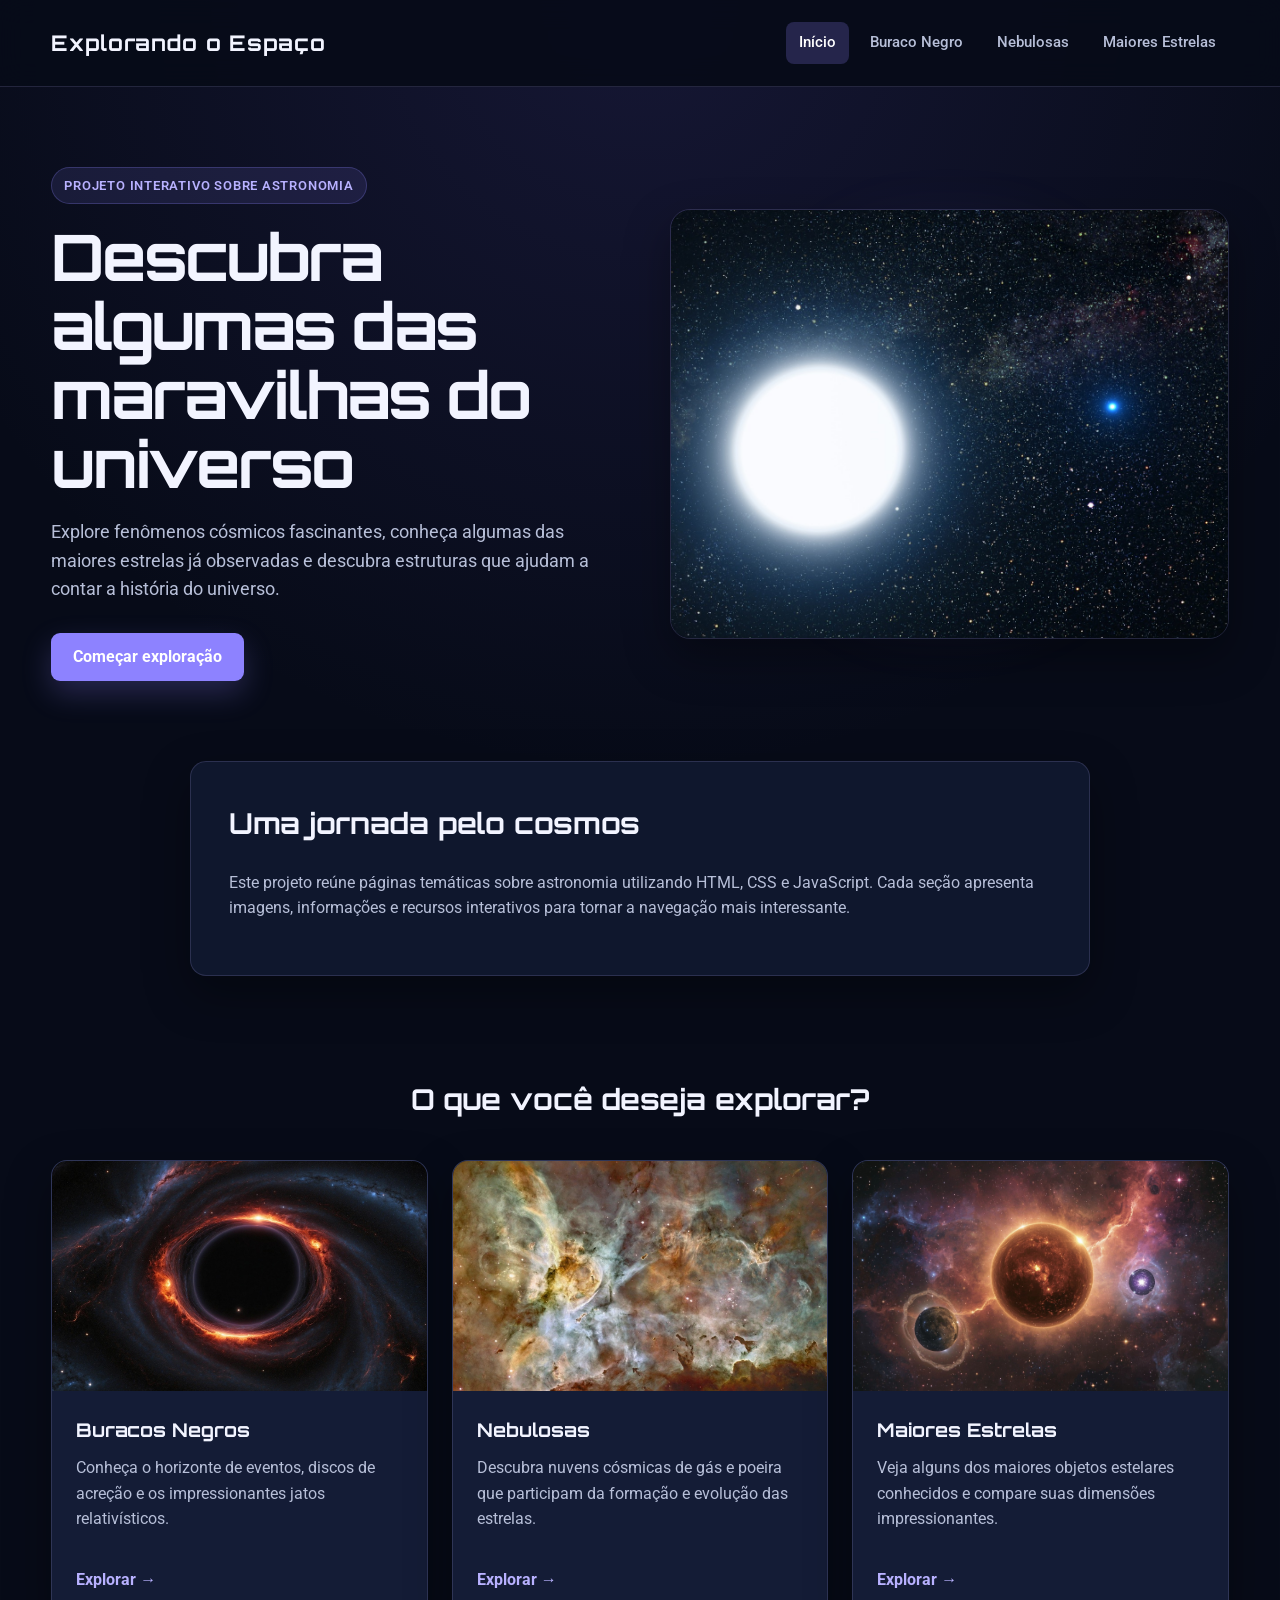
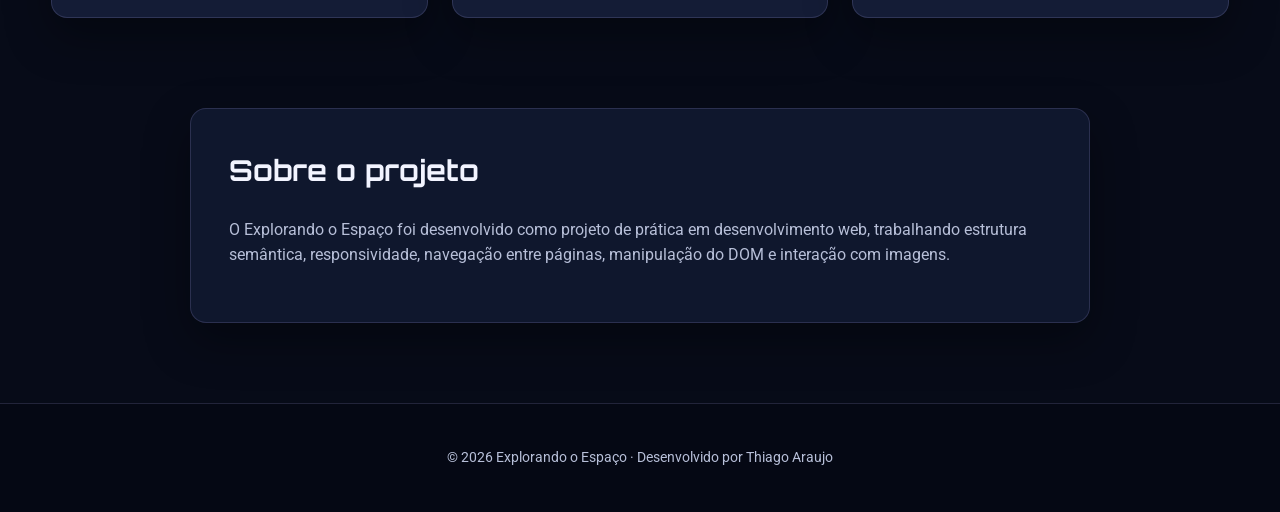
<file: index.html>
<!DOCTYPE html>
<html lang="pt-BR">
<head>
  <meta charset="UTF-8">
  <meta name="viewport" content="width=device-width, initial-scale=1.0">
  <meta
    name="description"
    content="Projeto educacional sobre astronomia com páginas interativas sobre buracos negros, nebulosas e grandes estrelas."
  >
  <title>Explorando o Espaço</title>
  <link rel="stylesheet" href="style.css">
</head>

<body>
  <header class="site-header">
    <div class="header-content">
      <h1>Explorando o Espaço</h1>

      <nav aria-label="Navegação principal">
        <ul>
          <li><a class="ativo" href="index.html">Início</a></li>
          <li><a href="buraco-negro.html">Buraco Negro</a></li>
          <li><a href="nebulosa.html">Nebulosas</a></li>
          <li><a href="estrelas.html">Maiores Estrelas</a></li>
        </ul>
      </nav>
    </div>
  </header>

  <main>
    <section class="hero">
      <div class="hero-texto">
        <span class="etiqueta">Projeto interativo sobre astronomia</span>

        <h2>Descubra algumas das maravilhas do universo</h2>

        <p>
          Explore fenômenos cósmicos fascinantes, conheça algumas das maiores
          estrelas já observadas e descubra estruturas que ajudam a contar a
          história do universo.
        </p>

        <a class="botao-principal" href="#explorar">
          Começar exploração
        </a>
      </div>

      <div class="hero-imagem">
        <img
          src="imagens/capa.jpg"
          alt="Imagem ilustrativa do espaço profundo"
        >
      </div>
    </section>

    <section class="introducao">
      <h2>Uma jornada pelo cosmos</h2>

      <p>
        Este projeto reúne páginas temáticas sobre astronomia utilizando
        HTML, CSS e JavaScript. Cada seção apresenta imagens, informações e
        recursos interativos para tornar a navegação mais interessante.
      </p>
    </section>

    <section id="explorar" class="cards-section">
      <h2>O que você deseja explorar?</h2>

      <div class="cards-grid">
        <article class="card">
          <img
            src="imagens/buraco1.jpg"
            alt="Representação de um buraco negro"
          >

          <div class="card-conteudo">
            <h3>Buracos Negros</h3>

            <p>
              Conheça o horizonte de eventos, discos de acreção e os
              impressionantes jatos relativísticos.
            </p>

            <a href="buraco-negro.html">
              Explorar →
            </a>
          </div>
        </article>

        <article class="card">
          <img
            src="imagens/nebulosa1.jpg"
            alt="Nebulosa colorida no espaço"
          >

          <div class="card-conteudo">
            <h3>Nebulosas</h3>

            <p>
              Descubra nuvens cósmicas de gás e poeira que participam da
              formação e evolução das estrelas.
            </p>

            <a href="nebulosa.html">
              Explorar →
            </a>
          </div>
        </article>

        <article class="card">
          <img
            src="imagens/estrela1.jpg"
            alt="Representação de uma estrela gigante"
          >

          <div class="card-conteudo">
            <h3>Maiores Estrelas</h3>

            <p>
              Veja alguns dos maiores objetos estelares conhecidos e compare
              suas dimensões impressionantes.
            </p>

            <a href="estrelas.html">
              Explorar →
            </a>
          </div>
        </article>
      </div>
    </section>

    <section class="sobre-projeto">
      <h2>Sobre o projeto</h2>

      <p>
        O Explorando o Espaço foi desenvolvido como projeto de prática em
        desenvolvimento web, trabalhando estrutura semântica, responsividade,
        navegação entre páginas, manipulação do DOM e interação com imagens.
      </p>
    </section>
  </main>

  <footer>
    <p>
      © 2026 Explorando o Espaço · Desenvolvido por Thiago Araujo
    </p>
  </footer>

  <script src="script.js"></script>
</body>
</html>
</file>
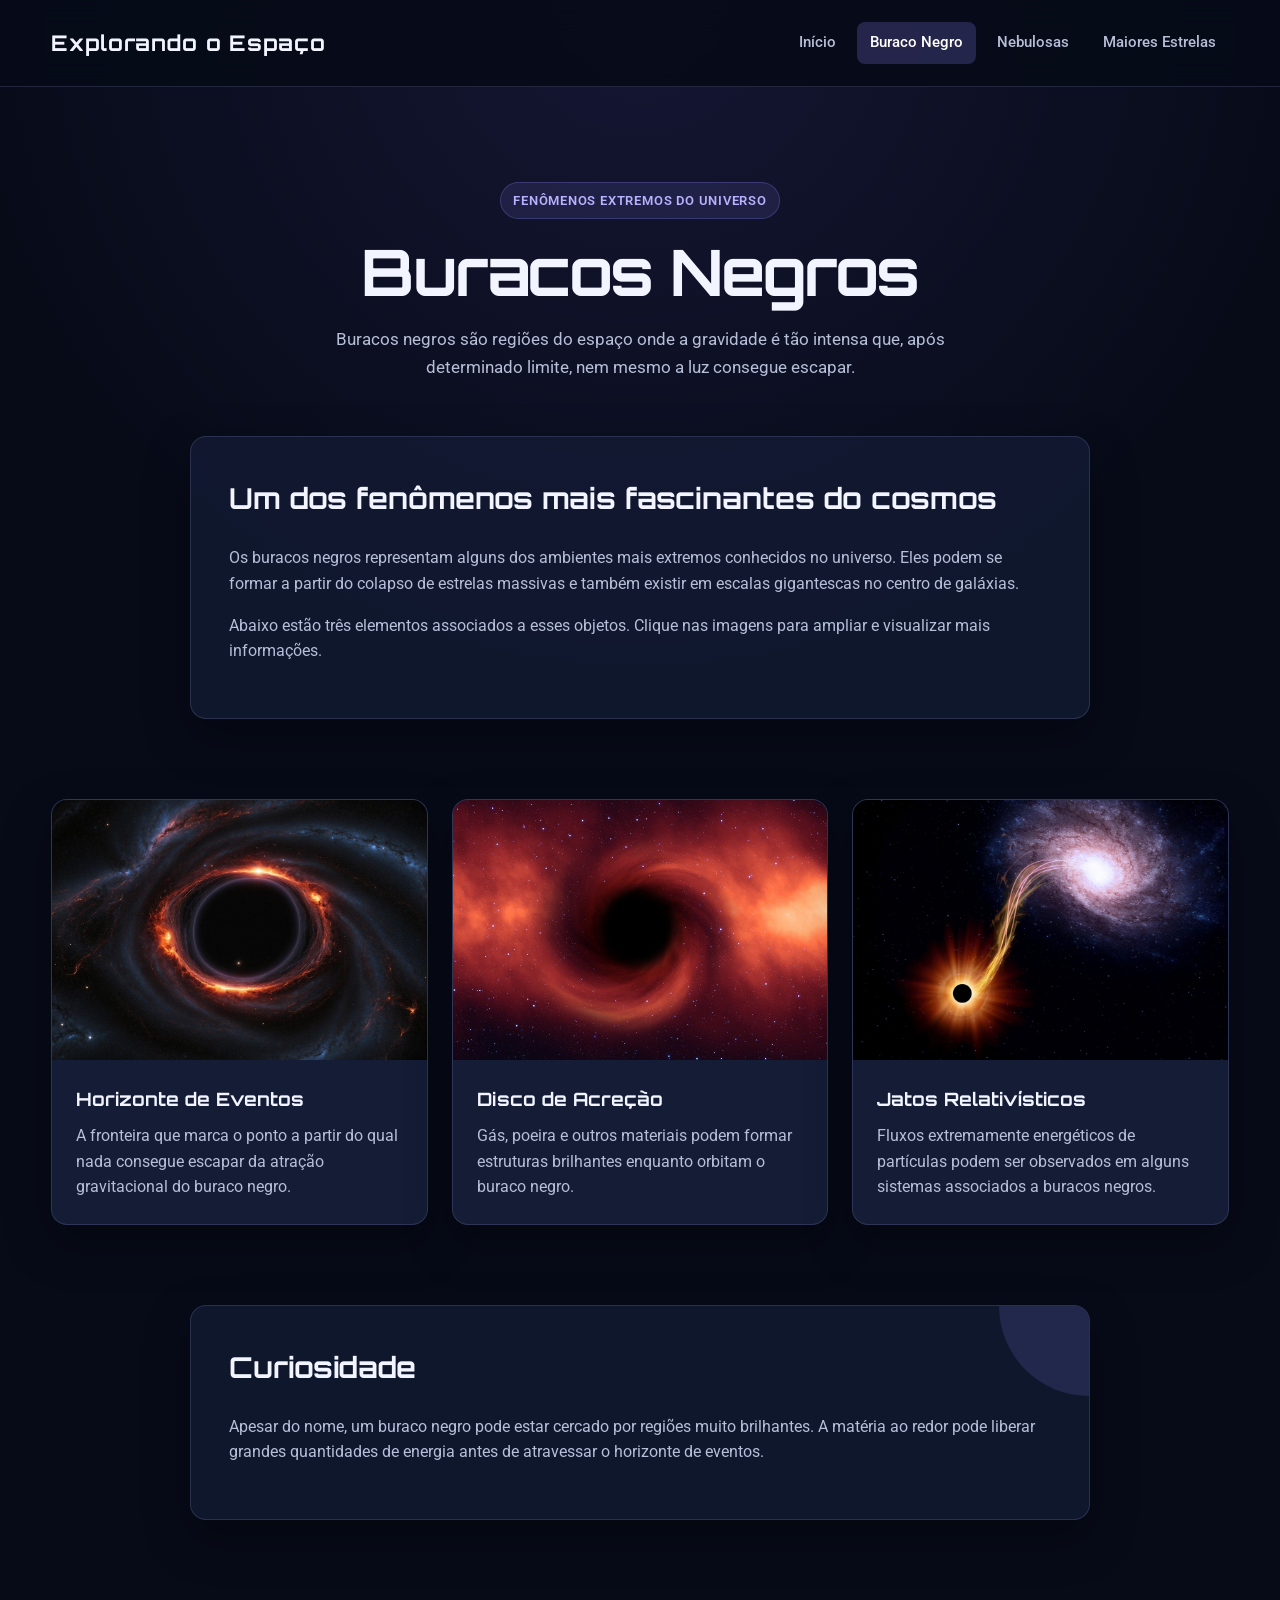
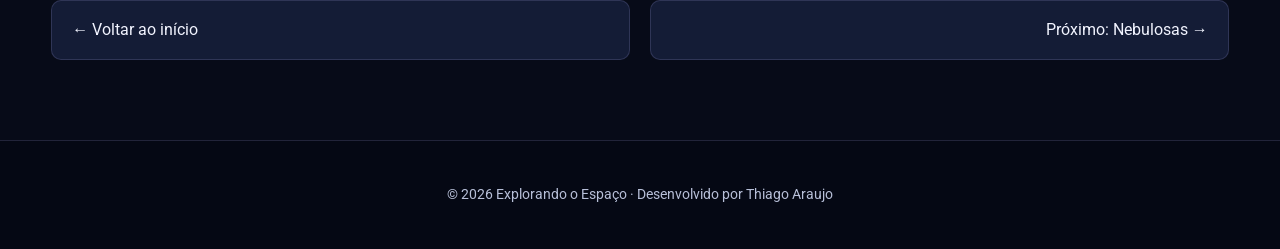
<file: buraco-negro.html>
<!DOCTYPE html>
<html lang="pt-BR">
<head>
  <meta charset="UTF-8">
  <meta name="viewport" content="width=device-width, initial-scale=1.0">
  <meta
    name="description"
    content="Conheça conceitos e curiosidades sobre buracos negros, horizonte de eventos, discos de acreção e jatos relativísticos."
  >
  <title>Buracos Negros | Explorando o Espaço</title>
  <link rel="stylesheet" href="style.css">
</head>

<body>
  <header class="site-header">
    <div class="header-content">
      <h1>Explorando o Espaço</h1>

      <nav aria-label="Navegação principal">
        <ul>
          <li><a href="index.html">Início</a></li>
          <li><a class="ativo" href="buraco-negro.html">Buraco Negro</a></li>
          <li><a href="nebulosa.html">Nebulosas</a></li>
          <li><a href="estrelas.html">Maiores Estrelas</a></li>
        </ul>
      </nav>
    </div>
  </header>

  <main>
    <section class="pagina-topo">
      <span class="etiqueta">Fenômenos extremos do universo</span>

      <h2>Buracos Negros</h2>

      <p>
        Buracos negros são regiões do espaço onde a gravidade é tão intensa
        que, após determinado limite, nem mesmo a luz consegue escapar.
      </p>
    </section>

    <section class="conteudo-introducao">
      <h2>Um dos fenômenos mais fascinantes do cosmos</h2>

      <p>
        Os buracos negros representam alguns dos ambientes mais extremos
        conhecidos no universo. Eles podem se formar a partir do colapso de
        estrelas massivas e também existir em escalas gigantescas no centro
        de galáxias.
      </p>

      <p>
        Abaixo estão três elementos associados a esses objetos. Clique nas
        imagens para ampliar e visualizar mais informações.
      </p>
    </section>

    <section class="galeria-section">
      <div class="gallery-grid">
        <article class="gallery-item">
          <img
            src="imagens/buraco1.jpg"
            alt="Representação artística de um buraco negro e seu horizonte de eventos"
            data-info="O horizonte de eventos representa a região limite ao redor de um buraco negro. Depois que algo ultrapassa esse limite, não consegue retornar ao espaço externo."
          >

          <div class="gallery-texto">
            <h3>Horizonte de Eventos</h3>

            <p>
              A fronteira que marca o ponto a partir do qual nada consegue
              escapar da atração gravitacional do buraco negro.
            </p>
          </div>
        </article>

        <article class="gallery-item">
          <img
            src="imagens/buraco2.jpg"
            alt="Disco de acreção em torno de um buraco negro"
            data-info="O disco de acreção é formado por matéria que gira ao redor do buraco negro. O atrito e as altas velocidades podem aquecer esse material intensamente antes de sua queda."
          >

          <div class="gallery-texto">
            <h3>Disco de Acreção</h3>

            <p>
              Gás, poeira e outros materiais podem formar estruturas
              brilhantes enquanto orbitam o buraco negro.
            </p>
          </div>
        </article>

        <article class="gallery-item">
          <img
            src="imagens/buraco3.jpg"
            alt="Representação de jatos de partículas próximos a um buraco negro"
            data-info="Alguns sistemas associados a buracos negros podem produzir jatos extremamente energéticos, lançando partículas para grandes distâncias no espaço."
          >

          <div class="gallery-texto">
            <h3>Jatos Relativísticos</h3>

            <p>
              Fluxos extremamente energéticos de partículas podem ser
              observados em alguns sistemas associados a buracos negros.
            </p>
          </div>
        </article>
      </div>
    </section>

    <section class="curiosidade">
      <h2>Curiosidade</h2>

      <p>
        Apesar do nome, um buraco negro pode estar cercado por regiões muito
        brilhantes. A matéria ao redor pode liberar grandes quantidades de
        energia antes de atravessar o horizonte de eventos.
      </p>
    </section>

    <section class="navegacao-paginas">
      <a href="index.html">← Voltar ao início</a>
      <a href="nebulosa.html">Próximo: Nebulosas →</a>
    </section>
  </main>

  <footer>
    <p>
      © 2026 Explorando o Espaço · Desenvolvido por Thiago Araujo
    </p>
  </footer>

  <div
    id="imageModal"
    class="modal"
    role="dialog"
    aria-modal="true"
    aria-hidden="true"
    aria-label="Visualização ampliada da imagem"
  >
    <button
      class="close-button"
      type="button"
      aria-label="Fechar imagem ampliada"
    >
      ×
    </button>

    <img
      class="modal-content"
      id="img01"
      alt=""
    >

    <div
      id="caption"
      class="modal-caption"
    ></div>
  </div>

  <script src="script.js"></script>
</body>
</html>
</file>
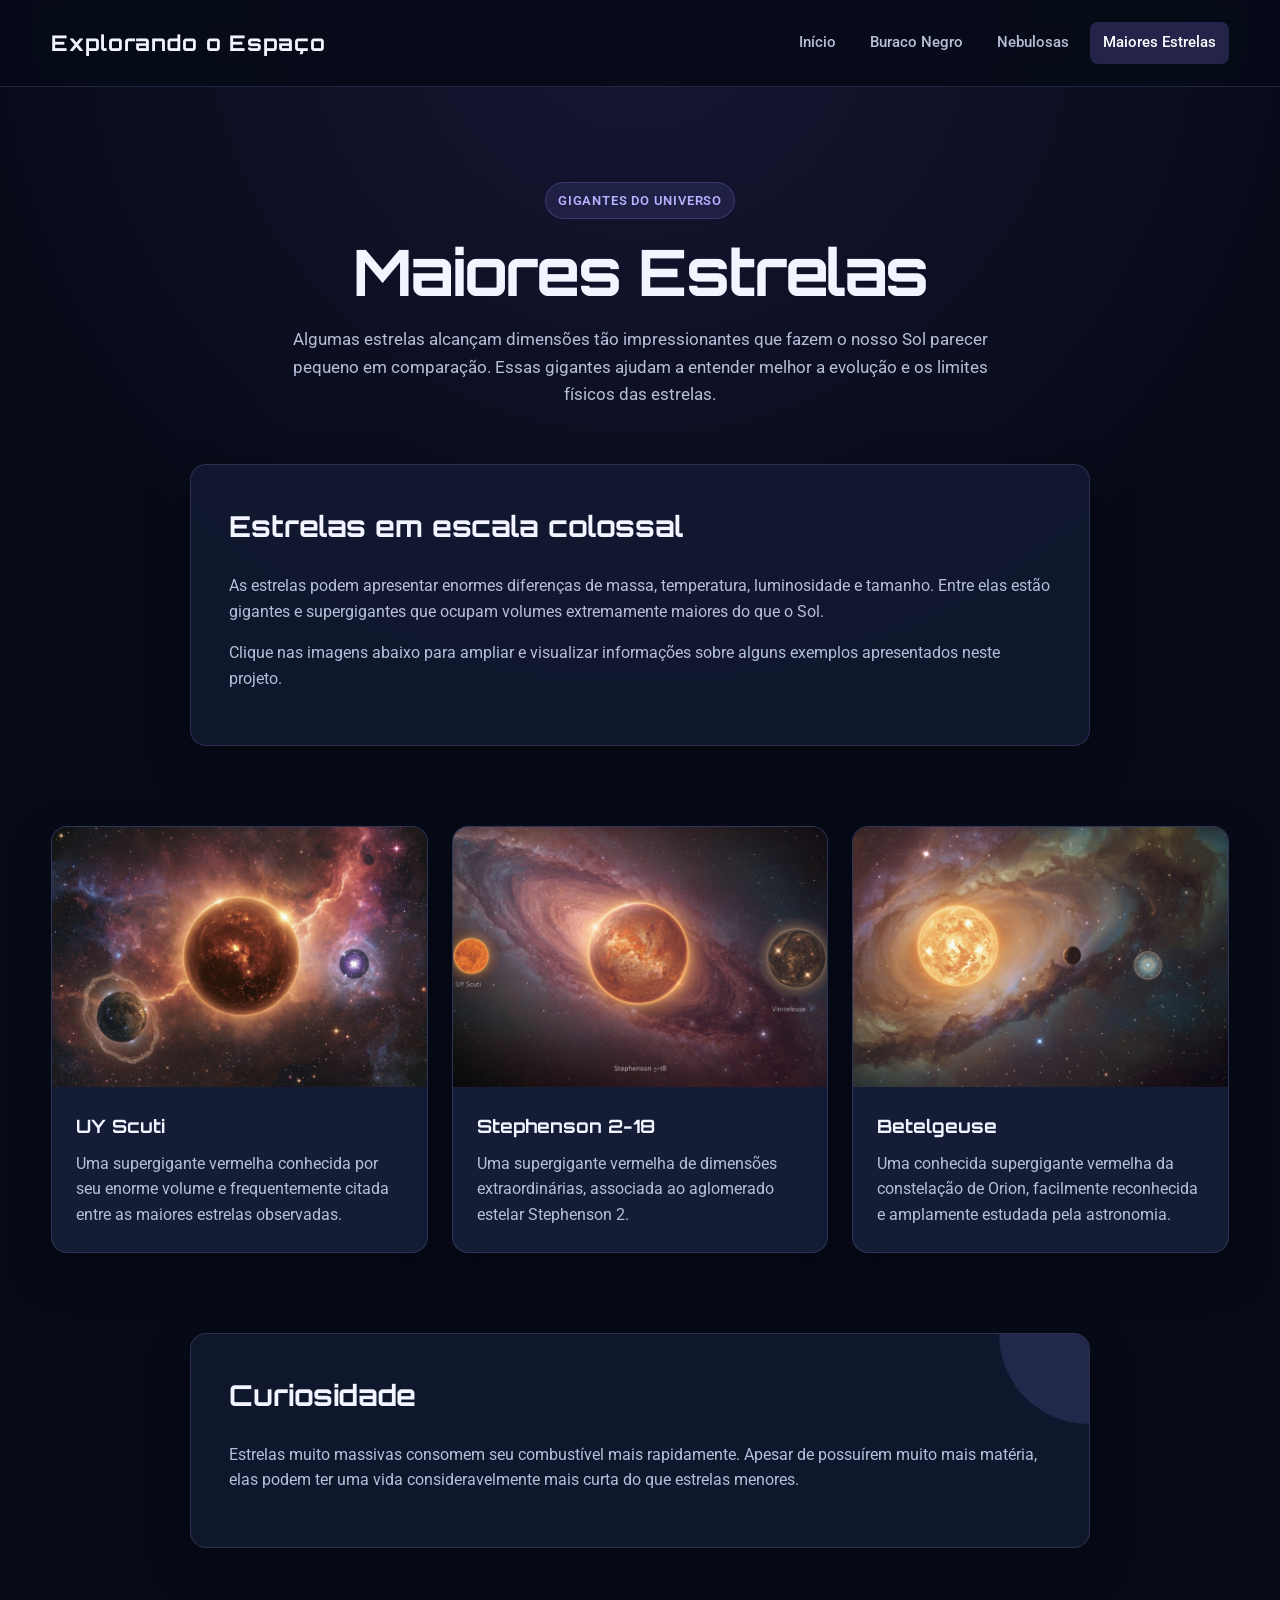
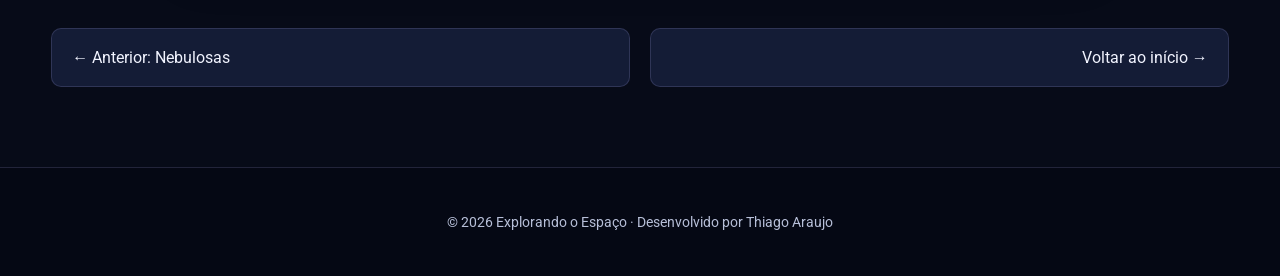
<file: estrelas.html>
<!DOCTYPE html>
<html lang="pt-BR">
<head>
  <meta charset="UTF-8">
  <meta name="viewport" content="width=device-width, initial-scale=1.0">
  <meta
    name="description"
    content="Conheça algumas das maiores estrelas conhecidas e descubra mais sobre gigantes e supergigantes vermelhas."
  >
  <title>Maiores Estrelas | Explorando o Espaço</title>
  <link rel="stylesheet" href="style.css">
</head>

<body>
  <header class="site-header">
    <div class="header-content">
      <h1>Explorando o Espaço</h1>

      <nav aria-label="Navegação principal">
        <ul>
          <li><a href="index.html">Início</a></li>
          <li><a href="buraco-negro.html">Buraco Negro</a></li>
          <li><a href="nebulosa.html">Nebulosas</a></li>
          <li><a class="ativo" href="estrelas.html">Maiores Estrelas</a></li>
        </ul>
      </nav>
    </div>
  </header>

  <main>
    <section class="pagina-topo">
      <span class="etiqueta">Gigantes do universo</span>

      <h2>Maiores Estrelas</h2>

      <p>
        Algumas estrelas alcançam dimensões tão impressionantes que fazem o
        nosso Sol parecer pequeno em comparação. Essas gigantes ajudam a
        entender melhor a evolução e os limites físicos das estrelas.
      </p>
    </section>

    <section class="conteudo-introducao">
      <h2>Estrelas em escala colossal</h2>

      <p>
        As estrelas podem apresentar enormes diferenças de massa, temperatura,
        luminosidade e tamanho. Entre elas estão gigantes e supergigantes que
        ocupam volumes extremamente maiores do que o Sol.
      </p>

      <p>
        Clique nas imagens abaixo para ampliar e visualizar informações sobre
        alguns exemplos apresentados neste projeto.
      </p>
    </section>

    <section class="galeria-section">
      <div class="gallery-grid">
        <article class="gallery-item">
          <img
            src="imagens/estrela1.jpg"
            alt="Representação da estrela UY Scuti"
            data-info="UY Scuti é uma estrela supergigante vermelha conhecida por suas enormes dimensões. Ela costuma aparecer em comparações entre algumas das maiores estrelas observadas."
          >

          <div class="gallery-texto">
            <h3>UY Scuti</h3>

            <p>
              Uma supergigante vermelha conhecida por seu enorme volume e
              frequentemente citada entre as maiores estrelas observadas.
            </p>
          </div>
        </article>

        <article class="gallery-item">
          <img
            src="imagens/estrela2.jpg"
            alt="Representação da estrela Stephenson 2-18"
            data-info="Stephenson 2-18 é uma estrela supergigante vermelha associada ao aglomerado Stephenson 2 e conhecida por suas dimensões extremamente grandes."
          >

          <div class="gallery-texto">
            <h3>Stephenson 2-18</h3>

            <p>
              Uma supergigante vermelha de dimensões extraordinárias,
              associada ao aglomerado estelar Stephenson 2.
            </p>
          </div>
        </article>

        <article class="gallery-item">
          <img
            src="imagens/estrela3.jpg"
            alt="Representação da estrela Betelgeuse"
            data-info="Betelgeuse é uma supergigante vermelha localizada na constelação de Orion. É uma estrela muito estudada e pode ser observada a olho nu no céu noturno."
          >

          <div class="gallery-texto">
            <h3>Betelgeuse</h3>

            <p>
              Uma conhecida supergigante vermelha da constelação de Orion,
              facilmente reconhecida e amplamente estudada pela astronomia.
            </p>
          </div>
        </article>
      </div>
    </section>

    <section class="curiosidade">
      <h2>Curiosidade</h2>

      <p>
        Estrelas muito massivas consomem seu combustível mais rapidamente.
        Apesar de possuírem muito mais matéria, elas podem ter uma vida
        consideravelmente mais curta do que estrelas menores.
      </p>
    </section>

    <section class="navegacao-paginas">
      <a href="nebulosa.html">← Anterior: Nebulosas</a>
      <a href="index.html">Voltar ao início →</a>
    </section>
  </main>

  <footer>
    <p>
      © 2026 Explorando o Espaço · Desenvolvido por Thiago Araujo
    </p>
  </footer>

  <div
    id="imageModal"
    class="modal"
    role="dialog"
    aria-modal="true"
    aria-hidden="true"
    aria-label="Visualização ampliada da imagem"
  >
    <button
      class="close-button"
      type="button"
      aria-label="Fechar imagem ampliada"
    >
      ×
    </button>

    <img
      class="modal-content"
      id="img01"
      alt=""
    >

    <div
      id="caption"
      class="modal-caption"
    ></div>
  </div>

  <script src="script.js"></script>
</body>
</html>
</file>
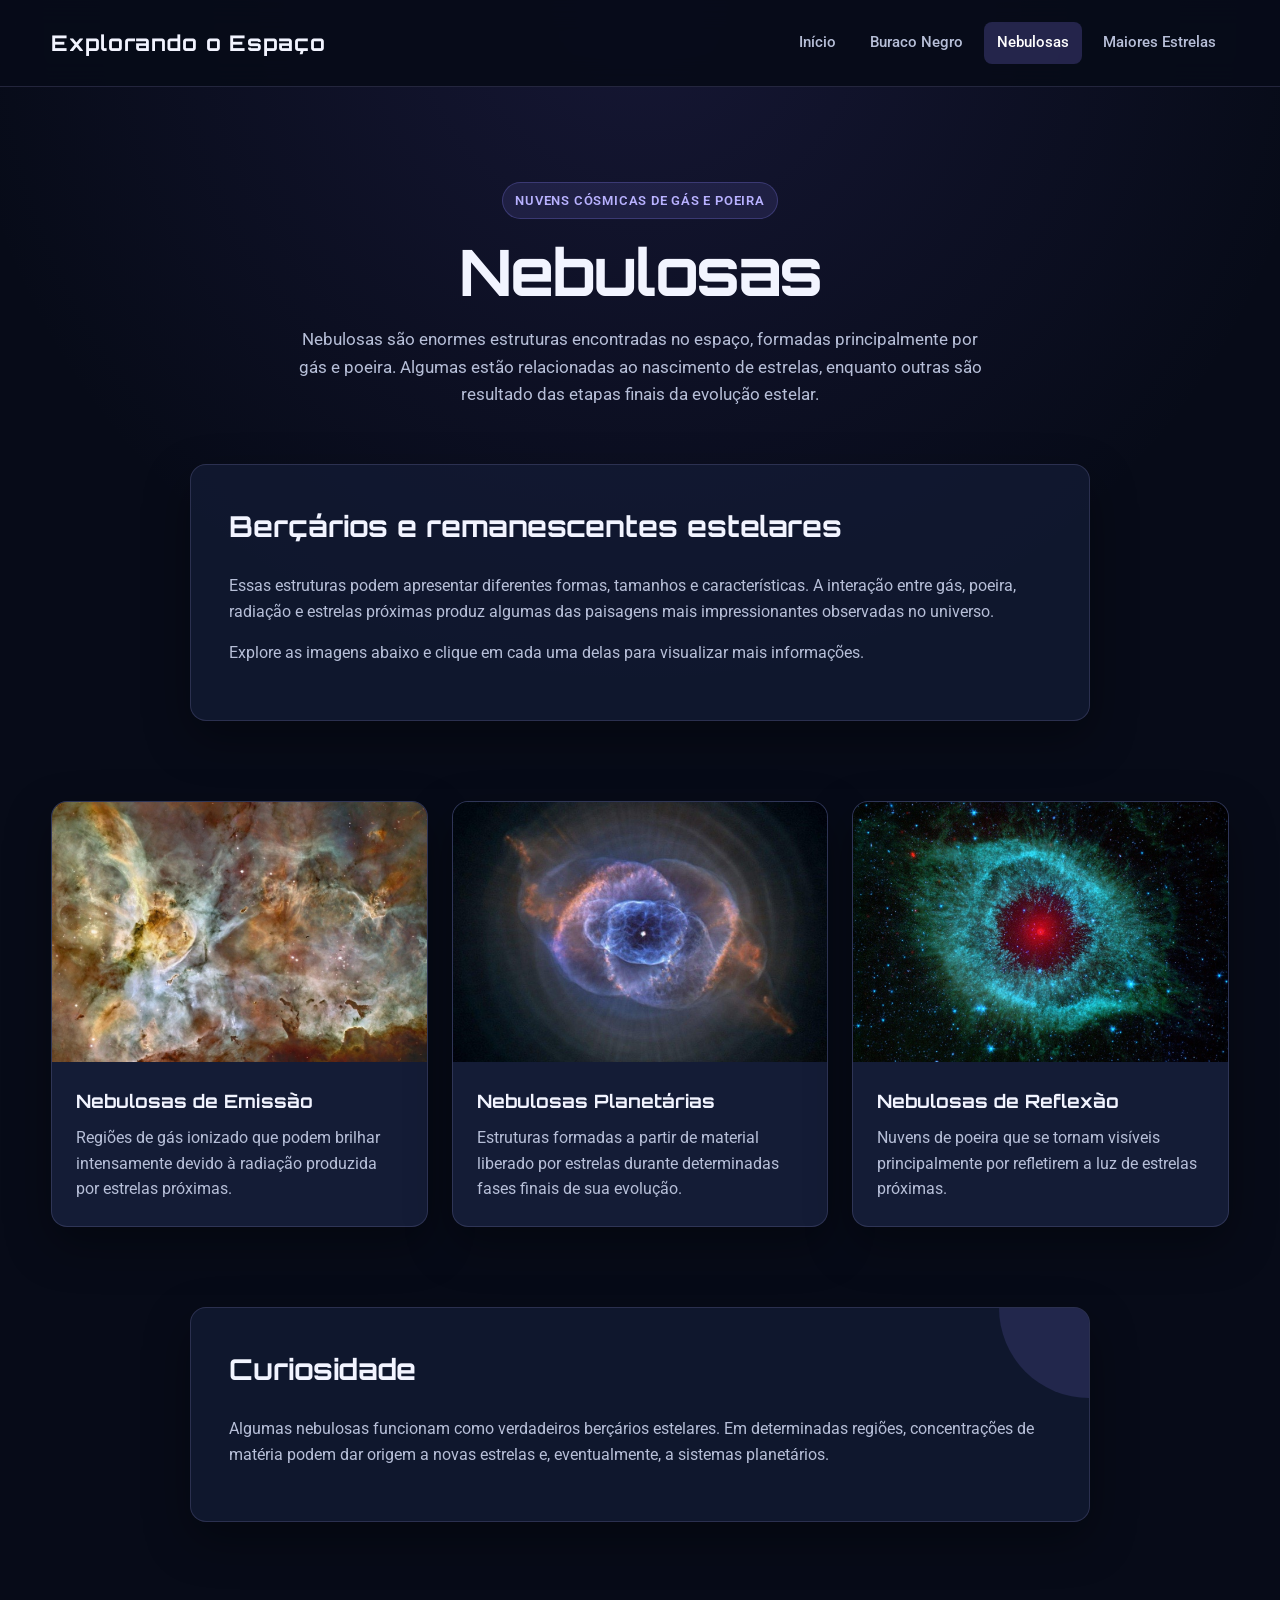
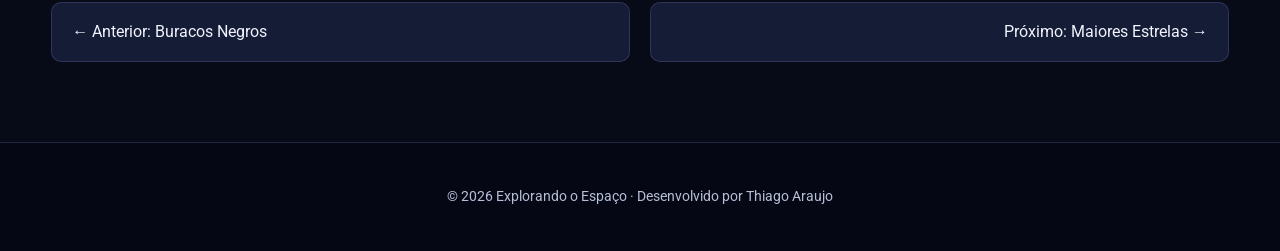
<file: nebulosa.html>
<!DOCTYPE html>
<html lang="pt-BR">
<head>
  <meta charset="UTF-8">
  <meta name="viewport" content="width=device-width, initial-scale=1.0">
  <meta
    name="description"
    content="Explore nebulosas, grandes nuvens de gás e poeira presentes no espaço e relacionadas à formação e evolução das estrelas."
  >
  <title>Nebulosas | Explorando o Espaço</title>
  <link rel="stylesheet" href="style.css">
</head>

<body>
  <header class="site-header">
    <div class="header-content">
      <h1>Explorando o Espaço</h1>

      <nav aria-label="Navegação principal">
        <ul>
          <li><a href="index.html">Início</a></li>
          <li><a href="buraco-negro.html">Buraco Negro</a></li>
          <li><a class="ativo" href="nebulosa.html">Nebulosas</a></li>
          <li><a href="estrelas.html">Maiores Estrelas</a></li>
        </ul>
      </nav>
    </div>
  </header>

  <main>
    <section class="pagina-topo">
      <span class="etiqueta">Nuvens cósmicas de gás e poeira</span>

      <h2>Nebulosas</h2>

      <p>
        Nebulosas são enormes estruturas encontradas no espaço, formadas
        principalmente por gás e poeira. Algumas estão relacionadas ao
        nascimento de estrelas, enquanto outras são resultado das etapas
        finais da evolução estelar.
      </p>
    </section>

    <section class="conteudo-introducao">
      <h2>Berçários e remanescentes estelares</h2>

      <p>
        Essas estruturas podem apresentar diferentes formas, tamanhos e
        características. A interação entre gás, poeira, radiação e estrelas
        próximas produz algumas das paisagens mais impressionantes observadas
        no universo.
      </p>

      <p>
        Explore as imagens abaixo e clique em cada uma delas para visualizar
        mais informações.
      </p>
    </section>

    <section class="galeria-section">
      <div class="gallery-grid">
        <article class="gallery-item">
          <img
            src="imagens/nebulosa1.jpg"
            alt="Imagem ilustrativa de uma nebulosa de emissão"
            data-info="Nebulosas de emissão são nuvens de gás ionizado que podem emitir sua própria luz devido à energia recebida de estrelas próximas."
          >

          <div class="gallery-texto">
            <h3>Nebulosas de Emissão</h3>

            <p>
              Regiões de gás ionizado que podem brilhar intensamente devido
              à radiação produzida por estrelas próximas.
            </p>
          </div>
        </article>

        <article class="gallery-item">
          <img
            src="imagens/nebulosa2.jpg"
            alt="Imagem ilustrativa de uma nebulosa planetária"
            data-info="Nebulosas planetárias podem surgir quando determinadas estrelas chegam às fases finais de sua evolução e liberam suas camadas externas no espaço."
          >

          <div class="gallery-texto">
            <h3>Nebulosas Planetárias</h3>

            <p>
              Estruturas formadas a partir de material liberado por estrelas
              durante determinadas fases finais de sua evolução.
            </p>
          </div>
        </article>

        <article class="gallery-item">
          <img
            src="imagens/nebulosa3.jpg"
            alt="Imagem ilustrativa de uma nebulosa de reflexão"
            data-info="Nebulosas de reflexão tornam-se visíveis ao refletirem a luz produzida por estrelas próximas, em vez de emitirem grande quantidade de luz própria."
          >

          <div class="gallery-texto">
            <h3>Nebulosas de Reflexão</h3>

            <p>
              Nuvens de poeira que se tornam visíveis principalmente por
              refletirem a luz de estrelas próximas.
            </p>
          </div>
        </article>
      </div>
    </section>

    <section class="curiosidade">
      <h2>Curiosidade</h2>

      <p>
        Algumas nebulosas funcionam como verdadeiros berçários estelares.
        Em determinadas regiões, concentrações de matéria podem dar origem
        a novas estrelas e, eventualmente, a sistemas planetários.
      </p>
    </section>

    <section class="navegacao-paginas">
      <a href="buraco-negro.html">← Anterior: Buracos Negros</a>
      <a href="estrelas.html">Próximo: Maiores Estrelas →</a>
    </section>
  </main>

  <footer>
    <p>
      © 2026 Explorando o Espaço · Desenvolvido por Thiago Araujo
    </p>
  </footer>

  <div
    id="imageModal"
    class="modal"
    role="dialog"
    aria-modal="true"
    aria-hidden="true"
    aria-label="Visualização ampliada da imagem"
  >
    <button
      class="close-button"
      type="button"
      aria-label="Fechar imagem ampliada"
    >
      ×
    </button>

    <img
      class="modal-content"
      id="img01"
      alt=""
    >

    <div
      id="caption"
      class="modal-caption"
    ></div>
  </div>

  <script src="script.js"></script>
</body>
</html>
</file>
<file: style.css>
@import url('https://fonts.googleapis.com/css2?family=Orbitron:wght@500;600;700&family=Roboto:wght@300;400;500;700&display=swap');

:root {
  --fundo: #070b18;
  --fundo-secundario: #0d1328;
  --card: #141c36;
  --card-claro: #1b2545;

  --texto: #f2f4ff;
  --texto-secundario: #b7bfd8;

  --destaque: #8d82ff;
  --destaque-claro: #b8b1ff;

  --borda: rgba(184, 177, 255, 0.16);

  --sombra:
    0 18px 45px rgba(0, 0, 0, 0.35);

  --largura: 1180px;
}

* {
  box-sizing: border-box;
}

html {
  scroll-behavior: smooth;
}

body {
  margin: 0;
  min-height: 100vh;

  background:
    radial-gradient(
      circle at top,
      rgba(88, 76, 180, 0.18),
      transparent 35%
    ),
    var(--fundo);

  color: var(--texto);

  font-family: 'Roboto', sans-serif;
  line-height: 1.6;
}

img {
  max-width: 100%;
  display: block;
}

a {
  color: inherit;
}

button,
a {
  -webkit-tap-highlight-color: transparent;
}

/* =====================================================
   CABEÇALHO
===================================================== */

.site-header {
  position: sticky;
  top: 0;
  z-index: 100;

  background: rgba(7, 11, 24, 0.92);
  backdrop-filter: blur(14px);

  border-bottom: 1px solid var(--borda);
}

.header-content {
  width: min(92%, var(--largura));
  margin: 0 auto;

  min-height: 86px;

  display: flex;
  align-items: center;
  justify-content: space-between;

  gap: 30px;
}

.header-content h1 {
  margin: 0;

  font-family: 'Orbitron', sans-serif;
  font-size: 1.35rem;
  letter-spacing: 0.04em;

  color: var(--texto);
}

nav ul {
  list-style: none;

  display: flex;
  align-items: center;

  gap: 8px;

  margin: 0;
  padding: 0;
}

nav a {
  display: inline-block;

  padding: 9px 13px;

  color: var(--texto-secundario);
  text-decoration: none;

  border-radius: 8px;

  font-size: 0.93rem;
  font-weight: 500;

  transition:
    color 0.2s ease,
    background 0.2s ease;
}

nav a:hover {
  color: var(--texto);
  background: rgba(141, 130, 255, 0.12);
}

nav a.ativo {
  color: #fff;
  background: rgba(141, 130, 255, 0.22);
}

/* =====================================================
   CONTEÚDO PRINCIPAL
===================================================== */

main {
  width: min(92%, var(--largura));
  margin: 0 auto;
}

/* =====================================================
   HOME - HERO
===================================================== */

.hero {
  min-height: 620px;

  display: grid;
  grid-template-columns: 1fr 1fr;
  align-items: center;

  gap: 60px;

  padding: 80px 0;
}

.hero-texto {
  max-width: 600px;
}

.etiqueta {
  display: inline-block;

  margin-bottom: 18px;
  padding: 7px 12px;

  color: var(--destaque-claro);

  background: rgba(141, 130, 255, 0.12);

  border: 1px solid rgba(141, 130, 255, 0.25);
  border-radius: 999px;

  font-size: 0.82rem;
  font-weight: 600;
  letter-spacing: 0.06em;
  text-transform: uppercase;
}

.hero h2,
.pagina-topo h2 {
  margin: 0 0 20px;

  font-family: 'Orbitron', sans-serif;

  font-size: clamp(2.4rem, 5vw, 4.5rem);
  line-height: 1.08;

  letter-spacing: -0.03em;
}

.hero p {
  max-width: 570px;

  margin: 0 0 30px;

  color: var(--texto-secundario);

  font-size: 1.1rem;
}

.botao-principal {
  display: inline-flex;
  align-items: center;
  justify-content: center;

  min-height: 48px;

  padding: 0 22px;

  background: var(--destaque);

  color: #fff;
  text-decoration: none;

  border-radius: 9px;

  font-weight: 700;

  box-shadow:
    0 12px 30px rgba(141, 130, 255, 0.24);

  transition:
    transform 0.2s ease,
    background 0.2s ease;
}

.botao-principal:hover {
  background: #7c70f0;
  transform: translateY(-2px);
}

.hero-imagem {
  position: relative;
}

.hero-imagem::before {
  content: '';

  position: absolute;
  inset: -15px;

  background:
    radial-gradient(
      circle,
      rgba(141, 130, 255, 0.22),
      transparent 65%
    );

  filter: blur(20px);

  z-index: -1;
}

.hero-imagem img {
  width: 100%;
  height: 430px;

  object-fit: cover;

  border-radius: 20px;

  border: 1px solid var(--borda);

  box-shadow: var(--sombra);
}

/* =====================================================
   INTRODUÇÃO
===================================================== */

.introducao,
.sobre-projeto,
.conteudo-introducao,
.curiosidade {
  max-width: 900px;

  margin: 0 auto 80px;
  padding: 38px;

  background: rgba(20, 28, 54, 0.72);

  border: 1px solid var(--borda);
  border-radius: 16px;

  box-shadow: var(--sombra);
}

.introducao h2,
.sobre-projeto h2,
.conteudo-introducao h2,
.curiosidade h2,
.cards-section > h2 {
  margin-top: 0;

  font-family: 'Orbitron', sans-serif;

  font-size: 1.8rem;
}

.introducao p,
.sobre-projeto p,
.conteudo-introducao p,
.curiosidade p {
  color: var(--texto-secundario);
}

/* =====================================================
   CARDS DA HOME
===================================================== */

.cards-section {
  padding: 20px 0 90px;
}

.cards-section > h2 {
  text-align: center;

  margin-bottom: 38px;
}

.cards-grid {
  display: grid;

  grid-template-columns:
    repeat(3, minmax(0, 1fr));

  gap: 24px;
}

.card {
  overflow: hidden;

  background: var(--card);

  border: 1px solid var(--borda);
  border-radius: 16px;

  box-shadow: var(--sombra);

  transition:
    transform 0.25s ease,
    border-color 0.25s ease;
}

.card:hover {
  transform: translateY(-7px);

  border-color:
    rgba(141, 130, 255, 0.42);
}

.card img {
  width: 100%;
  height: 230px;

  object-fit: cover;
}

.card-conteudo {
  padding: 24px;
}

.card-conteudo h3 {
  margin: 0 0 10px;

  font-family: 'Orbitron', sans-serif;

  font-size: 1.18rem;
}

.card-conteudo p {
  min-height: 92px;

  margin: 0 0 20px;

  color: var(--texto-secundario);
}

.card-conteudo a {
  color: var(--destaque-claro);

  text-decoration: none;

  font-weight: 700;
}

.card-conteudo a:hover {
  text-decoration: underline;
}

/* =====================================================
   TOPO DAS PÁGINAS INTERNAS
===================================================== */

.pagina-topo {
  max-width: 850px;

  margin: 0 auto;

  padding: 95px 0 55px;

  text-align: center;
}

.pagina-topo p {
  max-width: 700px;

  margin: 0 auto;

  color: var(--texto-secundario);

  font-size: 1.08rem;
}

/* =====================================================
   GALERIA
===================================================== */

.galeria-section {
  padding-bottom: 80px;
}

.gallery-grid {
  display: grid;

  grid-template-columns:
    repeat(3, minmax(0, 1fr));

  gap: 24px;
}

.gallery-item {
  overflow: hidden;

  background: var(--card);

  border: 1px solid var(--borda);
  border-radius: 16px;

  box-shadow: var(--sombra);

  transition:
    transform 0.25s ease,
    border-color 0.25s ease;
}

.gallery-item:hover {
  transform: translateY(-6px);

  border-color:
    rgba(141, 130, 255, 0.42);
}

.gallery-item img {
  width: 100%;
  height: 260px;

  object-fit: cover;

  cursor: zoom-in;

  transition: transform 0.3s ease;
}

.gallery-item:hover img {
  transform: scale(1.03);
}

.gallery-texto {
  padding: 24px;
}

.gallery-texto h3 {
  margin: 0 0 10px;

  font-family: 'Orbitron', sans-serif;

  font-size: 1.15rem;
}

.gallery-texto p {
  margin: 0;

  color: var(--texto-secundario);
}

/* =====================================================
   CURIOSIDADE
===================================================== */

.curiosidade {
  position: relative;

  overflow: hidden;
}

.curiosidade::before {
  content: '';

  position: absolute;

  width: 180px;
  height: 180px;

  top: -90px;
  right: -90px;

  background: rgba(141, 130, 255, 0.15);

  border-radius: 50%;
}

/* =====================================================
   NAVEGAÇÃO ENTRE PÁGINAS
===================================================== */

.navegacao-paginas {
  display: flex;
  justify-content: space-between;

  gap: 20px;

  margin: 0 0 80px;
}

.navegacao-paginas a {
  flex: 1;

  padding: 16px 20px;

  color: var(--texto);

  background: var(--card);

  border: 1px solid var(--borda);
  border-radius: 10px;

  text-decoration: none;

  transition:
    background 0.2s ease,
    border-color 0.2s ease;
}

.navegacao-paginas a:last-child {
  text-align: right;
}

.navegacao-paginas a:hover {
  background: var(--card-claro);

  border-color:
    rgba(141, 130, 255, 0.38);
}

/* =====================================================
   MODAL
===================================================== */

.modal {
  display: none;

  position: fixed;
  inset: 0;

  z-index: 1000;

  padding: 30px;

  background:
    rgba(2, 4, 12, 0.96);

  align-items: center;
  justify-content: center;
  flex-direction: column;

  opacity: 0;

  transition: opacity 0.25s ease;
}

.modal.active {
  display: flex;
  opacity: 1;
}

.modal-content {
  max-width: min(1000px, 92vw);
  max-height: 72vh;

  object-fit: contain;

  border-radius: 14px;

  box-shadow:
    0 0 45px rgba(141, 130, 255, 0.28);

  animation: aparecer 0.25s ease;
}

.modal-caption {
  width: min(850px, 90vw);

  margin-top: 22px;
  padding: 18px 20px;

  background: rgba(20, 28, 54, 0.88);

  border: 1px solid var(--borda);
  border-radius: 12px;

  color: var(--texto-secundario);

  text-align: center;
}

.close-button {
  position: absolute;

  top: 20px;
  right: 30px;

  width: 50px;
  height: 50px;

  display: flex;
  align-items: center;
  justify-content: center;

  padding: 0;

  background: rgba(255, 255, 255, 0.08);

  color: #fff;

  border: 1px solid rgba(255, 255, 255, 0.15);
  border-radius: 50%;

  cursor: pointer;

  font-size: 2rem;
  line-height: 1;

  transition:
    background 0.2s ease,
    transform 0.2s ease;
}

.close-button:hover {
  background:
    rgba(141, 130, 255, 0.22);

  transform: rotate(90deg);
}

@keyframes aparecer {
  from {
    opacity: 0;
    transform: scale(0.95);
  }

  to {
    opacity: 1;
    transform: scale(1);
  }
}

/* =====================================================
   RODAPÉ
===================================================== */

footer {
  padding: 28px 20px;

  text-align: center;

  color: var(--texto-secundario);

  background: #050814;

  border-top: 1px solid var(--borda);

  font-size: 0.9rem;
}

/* =====================================================
   RESPONSIVIDADE
===================================================== */

@media (max-width: 900px) {

  .header-content {
    flex-direction: column;

    justify-content: center;

    padding: 18px 0;
  }

  nav ul {
    flex-wrap: wrap;
    justify-content: center;
  }

  .hero {
    grid-template-columns: 1fr;

    min-height: auto;

    gap: 35px;

    padding: 60px 0;
  }

  .hero-texto {
    max-width: none;

    text-align: center;
  }

  .hero p {
    margin-left: auto;
    margin-right: auto;
  }

  .hero-imagem {
    max-width: 700px;

    margin: 0 auto;

    width: 100%;
  }

  .cards-grid,
  .gallery-grid {
    grid-template-columns: 1fr 1fr;
  }
}

@media (max-width: 650px) {

  main {
    width: min(94%, var(--largura));
  }

  .header-content h1 {
    font-size: 1.1rem;
  }

  nav ul {
    gap: 4px;
  }

  nav a {
    padding: 7px 9px;

    font-size: 0.82rem;
  }

  .hero {
    padding-top: 45px;
  }

  .hero h2,
  .pagina-topo h2 {
    font-size: 2.25rem;
  }

  .hero-imagem img {
    height: 300px;
  }

  .introducao,
  .sobre-projeto,
  .conteudo-introducao,
  .curiosidade {
    margin-bottom: 55px;

    padding: 26px 22px;
  }

  .cards-grid,
  .gallery-grid {
    grid-template-columns: 1fr;
  }

  .card-conteudo p {
    min-height: auto;
  }

  .gallery-item img {
    height: 240px;
  }

  .pagina-topo {
    padding: 65px 0 45px;
  }

  .navegacao-paginas {
    flex-direction: column;

    margin-bottom: 55px;
  }

  .navegacao-paginas a,
  .navegacao-paginas a:last-child {
    text-align: center;
  }

  .modal {
    padding: 20px;
  }

  .modal-content {
    max-height: 60vh;
  }

  .close-button {
    top: 12px;
    right: 12px;

    width: 44px;
    height: 44px;

    font-size: 1.7rem;
  }
}
</file>
